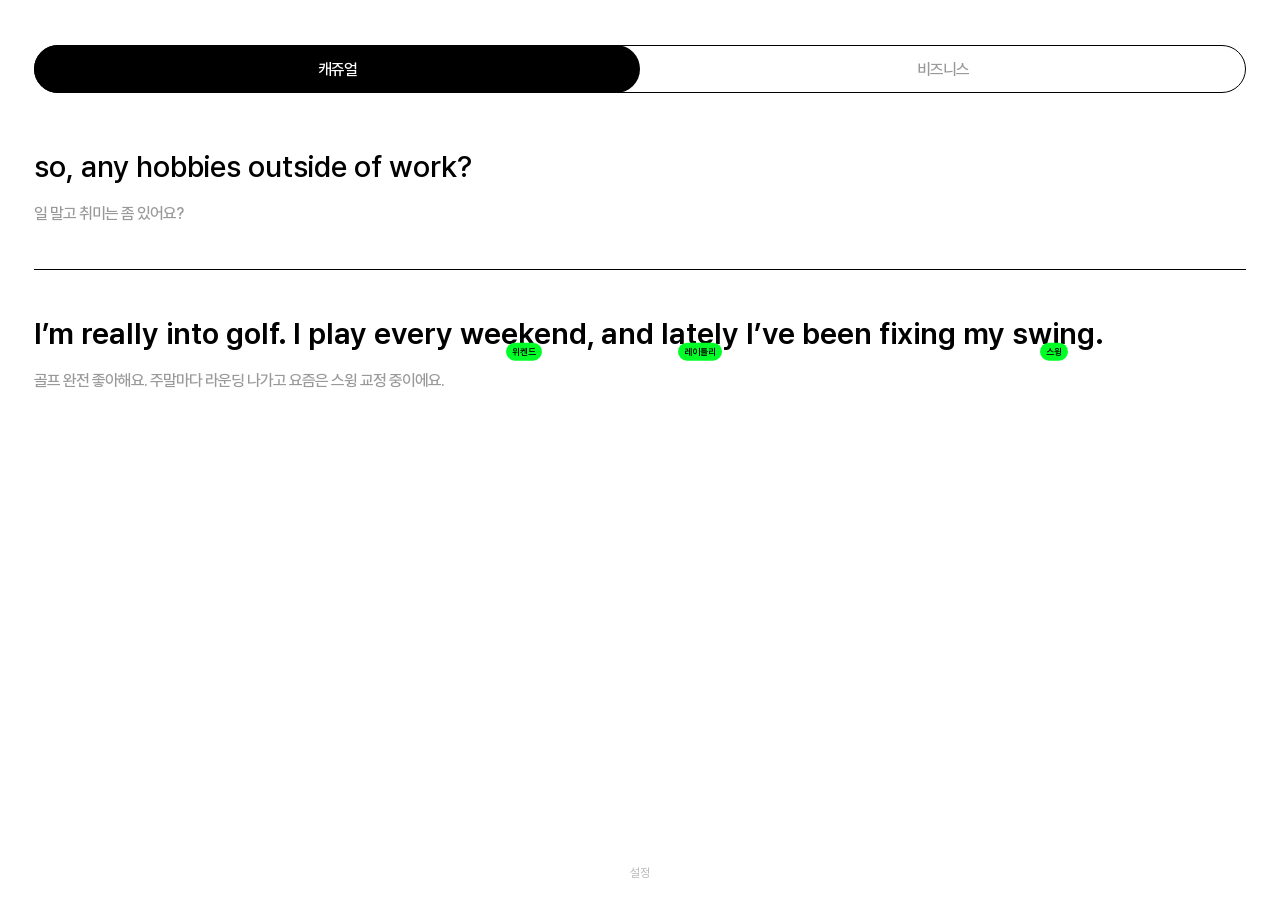
<file: index.html>
<!doctype html>
<html lang="ko">
<head>
<meta charset="utf-8">
<meta name="viewport" content="width=device-width, initial-scale=1, maximum-scale=1, viewport-fit=cover">
<title>Cue</title>
<style>
  @font-face{font-family:Pretendard;font-weight:400;font-display:swap;src:url("fonts/Pretendard-Regular.woff2") format("woff2")}
  @font-face{font-family:Pretendard;font-weight:500;font-display:swap;src:url("fonts/Pretendard-Medium.woff2") format("woff2")}
  @font-face{font-family:Pretendard;font-weight:600;font-display:swap;src:url("fonts/Pretendard-SemiBold.woff2") format("woff2")}
  @font-face{font-family:Pretendard;font-weight:700;font-display:swap;src:url("fonts/Pretendard-Bold.woff2") format("woff2")}
  :root{
    --bg:#fff; --fg:#000; --sub:rgba(0,0,0,.4); --faint:rgba(0,0,0,.28);
    --line:#000; --green:#00ff26; --err:#c0392b; --pad:34px;
  }
  @media (prefers-color-scheme:dark){
    :root{ --bg:#0d0d0d; --fg:#f4f4f4; --sub:rgba(244,244,244,.45); --faint:rgba(244,244,244,.3);
      --line:#f4f4f4; --err:#ff6b5e; }
  }
  *{ box-sizing:border-box; margin:0; -webkit-tap-highlight-color:transparent; }
  html,body{ height:100%; }
  body{ background:var(--bg); color:var(--fg); font-family:Pretendard,-apple-system,BlinkMacSystemFont,sans-serif;
    -webkit-font-smoothing:antialiased; height:100dvh; overflow:hidden; }
  .app{ height:100dvh; display:flex; flex-direction:column;
    padding:calc(env(safe-area-inset-top) + 45px) var(--pad) calc(env(safe-area-inset-bottom) + 20px); }

  .seg{ position:relative; height:48px; border:1px solid var(--line); border-radius:60px; background:var(--bg); flex:none; }
  .seg .ind{ position:absolute; top:-1px; bottom:-1px; left:-1px; width:calc(50% + 1px); background:var(--line); border-radius:60px; transition:left .18s ease; }
  .seg.biz .ind{ left:50%; }
  .seg button{ position:absolute; top:0; bottom:0; width:50%; border:none; background:transparent; z-index:1;
    font-family:Pretendard; font-weight:500; font-size:16px; letter-spacing:-1px; cursor:pointer; }
  .seg .a{ left:0; } .seg .b{ left:50%; }
  .seg.casual .a{ color:var(--bg); } .seg.casual .b{ color:var(--sub); }
  .seg.biz .a{ color:var(--sub); } .seg.biz .b{ color:var(--bg); }

  .partner{ margin-top:54px; display:flex; flex-direction:column; gap:18px; }
  .rule{ height:1px; background:var(--line); margin-top:44px; }
  .mine{ margin-top:44px; display:flex; flex-direction:column; gap:18px; }
  .spacer{ flex:1 1 auto; min-height:0; }

  .en{ font-family:Pretendard; font-weight:500; font-size:30px; line-height:1.3; color:var(--fg); }
  .mine .en{ font-weight:600; }
  .en.idle{ color:var(--faint); }
  .ko{ font-family:Pretendard; font-weight:500; font-size:16px; line-height:1.3; color:var(--sub); letter-spacing:-1px; }

  .w{ position:relative; white-space:nowrap; }
  .w .pron{ position:absolute; left:50%; top:100%; transform:translate(-50%,-46%);
    background:var(--green); color:#000; font-family:Pretendard; font-weight:600; font-size:9.333px; line-height:1.3;
    padding:3px 6px; border-radius:40px; text-transform:uppercase; white-space:nowrap; pointer-events:none; }

  .status{ flex:none; text-align:center; font-family:Pretendard; font-size:12px; color:var(--faint); padding-top:14px; cursor:pointer; }
  .status.err{ color:var(--err); }
  .status .rec{ display:inline-block; width:7px; height:7px; border-radius:50%; background:var(--fg); vertical-align:middle; margin-right:6px; animation:blink 1.4s infinite; }
  @keyframes blink{0%,100%{opacity:1}50%{opacity:.2}} @media(prefers-reduced-motion:reduce){.status .rec{animation:none}}

  .sheet{ position:fixed; inset:0; z-index:20; display:none; }
  .sheet.open{ display:block; }
  .sheet .scrim{ position:absolute; inset:0; background:rgba(0,0,0,.4); }
  .sheet .panel{ position:absolute; left:0; right:0; bottom:0; background:var(--bg);
    border-radius:22px 22px 0 0; padding:24px var(--pad) calc(env(safe-area-inset-bottom) + 24px); max-height:80dvh; overflow:auto; }
  .sheet h2{ font-family:Pretendard; font-size:18px; font-weight:700; margin-bottom:16px; }
  .sheet .lbl{ font-size:13px; color:var(--sub); margin-bottom:8px; }
  input.key{ width:100%; font-family:Pretendard; font-size:15px; padding:15px 16px; border:1px solid var(--sub); border-radius:14px; background:transparent; color:var(--fg); }
  input.key:focus{ outline:none; border-color:var(--fg); }
  .btn{ width:100%; height:52px; border:none; border-radius:26px; background:var(--line); color:var(--bg); font-family:Pretendard; font-size:15px; font-weight:700; cursor:pointer; margin-top:20px; }
  .link{ display:block; width:100%; text-align:left; background:none; border:none; font-family:Pretendard; font-size:15px; font-weight:600; color:var(--fg); padding:14px 0; border-top:1px solid var(--sub); margin-top:18px; cursor:pointer; }
  .fine{ font-size:12px; color:var(--faint); line-height:1.6; margin-top:14px; }
  .item{ display:flex; gap:12px; padding:14px 0; border-top:1px solid var(--sub); }
  .item:first-of-type{ border-top:none; }
  .item .t{ flex:1; cursor:pointer; }
  .item .t .e{ font-size:16px; font-weight:600; }
  .item .t .k{ font-size:13px; color:var(--sub); letter-spacing:-1px; margin-top:4px; }
  .item .x{ background:none; border:none; font-size:18px; color:var(--faint); cursor:pointer; }
  .empty{ font-size:14px; color:var(--sub); }
</style>
</head>
<body>
  <div class="app" id="app">
    <div class="seg casual" id="seg">
      <div class="ind"></div>
      <button class="a" data-int data-p="casual">캐쥬얼</button>
      <button class="b" data-int data-p="business">비즈니스</button>
    </div>

    <div class="partner">
      <div class="en" id="pEn">so, any hobbies outside of work?</div>
      <div class="ko" id="pKo">일 말고 취미는 좀 있어요?</div>
    </div>

    <div class="rule"></div>

    <div class="mine">
      <div class="en" id="mEn"></div>
      <div class="ko" id="mKo">골프 완전 좋아해요. 주말마다 라운딩 나가고 요즘은 스윙 교정 중이에요.</div>
    </div>

    <div class="spacer"></div>
    <div class="status" id="status" data-int>설정</div>
  </div>

  <div class="sheet" id="sheet">
    <div class="scrim" data-close></div>
    <div class="panel" id="panel"></div>
  </div>

<script>
(function(){
  "use strict";

  var PERSONA =
    "You are the personal live interpreter for a Korean man in his 40s: a design director and AI product builder who loves golf. " +
    "Personality: witty, charming, well-mannered, sharp, quick. He speaks Korean; you output English he'll read aloud — natural and spoken, never stiff or literal, keeping his personality.";
  var TONE = { casual:"Register: relaxed, friendly, conversational (new friend / date).",
               business:"Register: polished, professional but warm (meeting / networking)." };
  var CLAUDE_MODEL = "claude-haiku-4-5";

  var $=function(s){return document.getElementById(s);};
  var mEn=$("mEn"), mKo=$("mKo"), statusEl=$("status"), seg=$("seg");

  var apiKey=localStorage.getItem("cue_key")||"";
  var preset=localStorage.getItem("cue_preset")||"casual";
  var saved=JSON.parse(localStorage.getItem("cue_saved")||"[]");
  var current=null, listening=false, rec=null, recActive=false;

  renderOut("I’m really into golf. I play every weekend, and lately I’ve been fixing my swing.",
    [{word:"weekend",pron:"위켄드"},{word:"lately",pron:"레이틀리"},{word:"swing",pron:"스윙"}]);

  seg.className="seg "+(preset==="business"?"biz":"casual");
  Array.prototype.forEach.call(seg.querySelectorAll("button"),function(b){
    b.onclick=function(){ preset=b.dataset.p; localStorage.setItem("cue_preset",preset);
      seg.className="seg "+(preset==="business"?"biz":"casual"); };
  });

  function esc(s){ return s.replace(/[&<>"]/g,function(c){return {'&':'&amp;','<':'&lt;','>':'&gt;','"':'&quot;'}[c];}); }
  function escReg(s){ return s.replace(/[.*+?^${}()|[\]\\]/g,'\\$&'); }
  function renderOut(en, hints){
    var html=esc(en);
    (hints||[]).forEach(function(h){
      if(!h||!h.word||!h.pron) return;
      var w=esc(String(h.word));
      var re=new RegExp('(^|[^\\w])('+escReg(w)+')(?=[^\\w]|$)');
      if(re.test(html)) html=html.replace(re,'$1<span class="w">$2<span class="pron">'+esc(String(h.pron))+'</span></span>');
    });
    mEn.innerHTML=html; mEn.classList.remove("idle");
  }

  // ---- Claude (streaming) ----
  var ANTHRO="https://api.anthropic.com/v1/messages";
  function cHeaders(){ return {"content-type":"application/json","x-api-key":apiKey,"anthropic-version":"2023-06-01","anthropic-dangerous-direct-browser-access":"true"}; }
  function askStream(text, sys, onDelta){
    return fetch(ANTHRO,{method:"POST",headers:cHeaders(),
      body:JSON.stringify({ model:CLAUDE_MODEL, max_tokens:300, stream:true, system:sys, messages:[{role:"user",content:text}] })
    }).then(function(res){ if(!res.ok){ if(res.status===401) throw new Error("Claude 키 확인 (설정)"); throw new Error("번역 오류 "+res.status);}
      var reader=res.body.getReader(), dec=new TextDecoder(), full="", sbuf="";
      function pump(){ return reader.read().then(function(o){
        if(o.done) return full;
        sbuf+=dec.decode(o.value,{stream:true});
        var lines=sbuf.split("\n"); sbuf=lines.pop();
        lines.forEach(function(line){ var l=line.trim(); if(l.indexOf("data:")===0){ var j=l.slice(5).trim();
          if(j&&j!=="[DONE]"){ try{ var ev=JSON.parse(j); if(ev.type==="content_block_delta"&&ev.delta&&ev.delta.type==="text_delta"){ full+=ev.delta.text; if(onDelta) onDelta(full);} }catch(_){}} } });
        return pump();
      }); }
      return pump();
    });
  }
  function askHints(en){
    return fetch(ANTHRO,{method:"POST",headers:cHeaders(),
      body:JSON.stringify({ model:CLAUDE_MODEL, max_tokens:200,
        system:"Given an English sentence, return ONLY JSON {\"hints\":[{\"word\":\"<exact word from the sentence>\",\"pron\":\"<Korean hangul pronunciation>\"}]} — pick 0-4 words a Korean speaker may find hard to pronounce. No other text.",
        messages:[{role:"user",content:en}] })
    }).then(function(r){ return r.ok?r.json():null; }).then(function(d){ if(!d) return [];
      var b=(d.content||[]).find(function(x){return x.type==="text";}); if(!b) return [];
      try{ return (JSON.parse(b.text.match(/\{[\s\S]*\}/)[0]).hints)||[]; }catch(_){ return []; } });
  }
  function handleMine(korean){
    mKo.textContent=korean; mEn.textContent="…"; mEn.classList.remove("idle");
    var sys=PERSONA+" "+TONE[preset]+" Output ONLY the English sentence he should say. No quotes, no notes.";
    askStream(korean,sys,function(txt){ mEn.textContent=txt; }).then(function(en){
      current={ko:korean,en:en};
      askHints(en).then(function(hints){ renderOut(en,hints); }).catch(function(){});
    }).catch(function(e){ setStatus(e.message,true); mEn.textContent="(오류)"; });
  }

  // ---- on-device speech (instant) ----
  var SR=window.SpeechRecognition||window.webkitSpeechRecognition;
  function buildRec(){
    if(!SR){ setStatus("이 브라우저는 음성인식 미지원 (크롬 권장)",true); return null; }
    var r=new SR(); r.lang="ko-KR"; r.continuous=true; r.interimResults=true;
    r.onresult=function(ev){ var fin="",it=""; for(var i=ev.resultIndex;i<ev.results.length;i++){ var t=ev.results[i][0].transcript; ev.results[i].isFinal?fin+=t:it+=t; }
      if(it) mKo.textContent=it; if(fin.trim()) handleMine(fin.trim()); };
    r.onerror=function(e){ if(e.error==="not-allowed"||e.error==="service-not-allowed"){ setStatus("마이크 권한을 허용해줘",true); listening=false; paint(); } else if(e.error!=="no-speech"){ setStatus("음성 오류: "+e.error,true);} };
    r.onend=function(){ recActive=false; if(listening){ try{ r.start(); recActive=true; }catch(_){} } };
    return r;
  }
  function startListening(){
    if(!apiKey){ openSettings(); return; }
    if(!rec) rec=buildRec(); if(!rec) return;
    listening=true; try{ rec.start(); recActive=true; }catch(_){}
    paint();
  }
  function stopListening(){ listening=false; if(rec){ try{ rec.stop(); }catch(_){} } recActive=false; paint(); }

  $("app").addEventListener("click",function(e){ if(e.target.closest("[data-int]")) return; listening?stopListening():startListening(); });
  statusEl.addEventListener("click",function(e){ e.stopPropagation(); if(!listening) openSettings(); else stopListening(); });

  function setStatus(t,err){ statusEl.textContent=t; statusEl.classList.toggle("err",!!err); }
  function paint(){
    statusEl.classList.remove("err");
    if(listening){ statusEl.innerHTML='<span class="rec"></span>듣는 중 · 한국어로 말하세요 (탭하면 정지)'; }
    else statusEl.textContent="설정";
  }

  // ---- settings / saved ----
  function openSheet(){ $("sheet").classList.add("open"); }
  function closeSheet(){ $("sheet").classList.remove("open"); }
  document.querySelector("[data-close]").onclick=closeSheet;
  function openSettings(){
    $("panel").innerHTML=
      '<h2>설정</h2>'+
      '<div class="lbl">Claude API 키 (이 브라우저에만 저장)</div>'+
      '<input class="key" id="k1" type="password" placeholder="sk-ant-..." autocomplete="off" autocapitalize="off" spellcheck="false">'+
      '<button class="btn" id="ks">저장</button>'+
      '<button class="link" id="openSaved">문장함 열기</button>'+
      '<p class="fine">화면 아무 데나 탭하면 듣기 시작/정지. 한국어로 말하면 아래에 영어로 바로 떠. 상단(상대)은 안경 통역이 담당해 앱에선 바뀌지 않아. 마이크는 HTTPS·크롬에서 가장 잘 돼.</p>';
    $("k1").value=apiKey;
    $("ks").onclick=function(){ var a=$("k1").value.trim(); if(a){apiKey=a;localStorage.setItem("cue_key",a);} closeSheet(); };
    $("openSaved").onclick=renderSaved;
    openSheet();
  }
  function persist(){ localStorage.setItem("cue_saved",JSON.stringify(saved.slice(0,100))); }
  function renderSaved(){
    var h='<h2>문장함</h2>';
    if(current&&current.en) h+='<button class="btn" id="addcur" style="margin-top:0">＋ 지금 문장 저장</button>';
    if(!saved.length) h+='<p class="empty" style="margin-top:16px">아직 저장된 문장이 없어요.</p>';
    else h+='<div style="margin-top:16px" id="slist"></div>';
    $("panel").innerHTML=h;
    if($("addcur")) $("addcur").onclick=function(){ saved.unshift({en:current.en,ko:current.ko,ts:0}); persist(); renderSaved(); };
    if(saved.length){ var L=$("slist"); saved.forEach(function(it,i){
      var row=document.createElement("div"); row.className="item";
      var t=document.createElement("div"); t.className="t"; t.innerHTML='<div class="e"></div><div class="k"></div>';
      t.querySelector(".e").textContent=it.en; t.querySelector(".k").textContent=it.ko||"";
      t.onclick=function(){ mKo.textContent=it.ko||""; renderOut(it.en,[]); current={ko:it.ko,en:it.en}; closeSheet(); };
      var x=document.createElement("button"); x.className="x"; x.textContent="×"; x.onclick=function(){ saved.splice(i,1); persist(); renderSaved(); };
      row.appendChild(t); row.appendChild(x); L.appendChild(row);
    }); }
    openSheet();
  }

  paint();
})();
</script>
</body>
</html>
</file>
